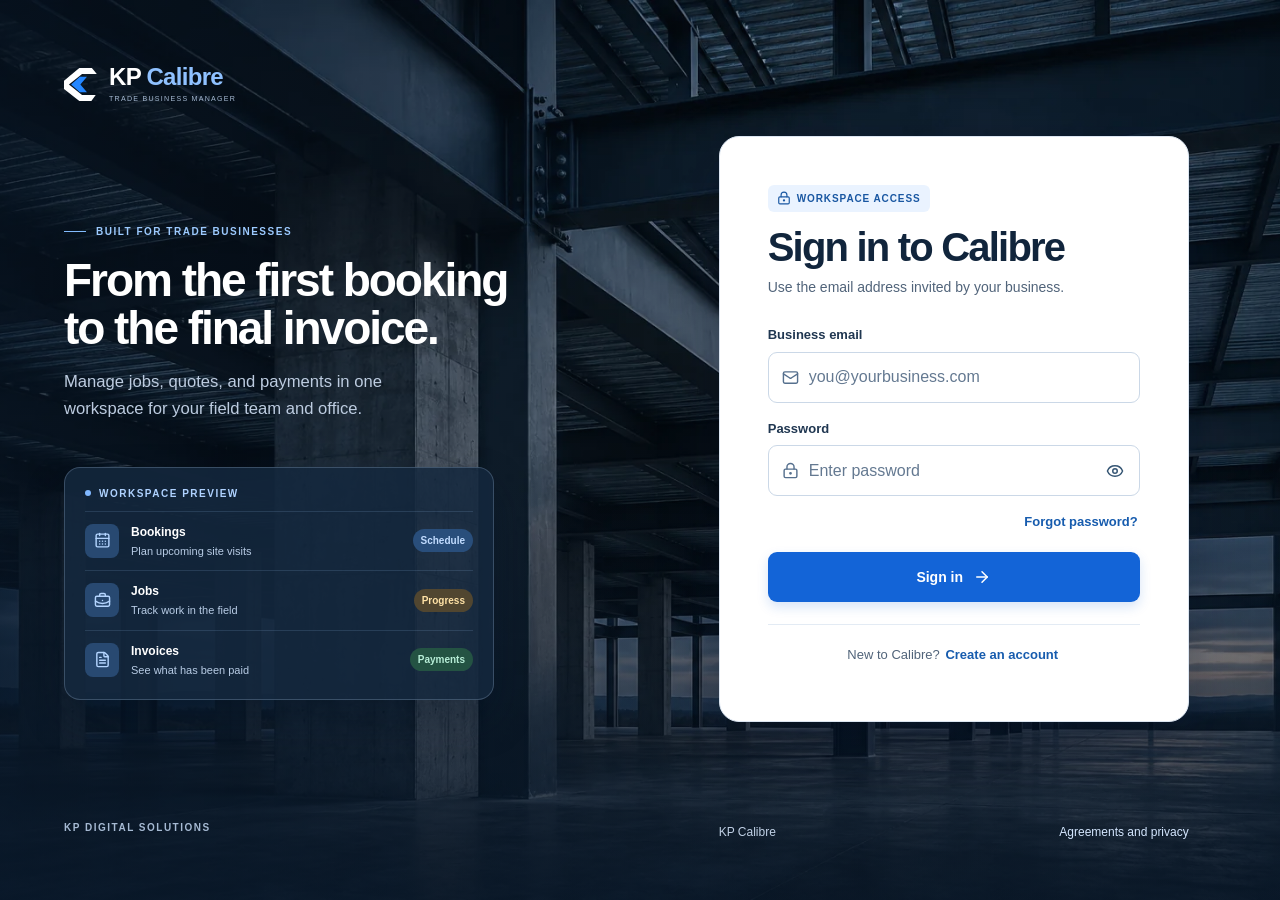
<file: index.html>
<!doctype html><html lang="en"><head><meta charset="UTF-8"/><meta name="viewport" content="width=device-width,initial-scale=1.0"/><meta name="description" content="KP Calibre — bookings, quotations, jobs, expenses and team attendance."/><base href="/"/><script>window.__CALIBRE_BASE__=location.hostname==='kpdigitalstudio.github.io'?'/kp-calibre-web':'';document.querySelector('base').href=window.__CALIBRE_BASE__+'/';</script><link rel="icon" href="./favicon.svg"/><title>KP Calibre | Trade business management</title>  <script type="module" crossorigin src="./assets/index-BDn77dzG.js"></script>
  <link rel="stylesheet" crossorigin href="./assets/index-YZCxzU34.css">
</head><body><div id="root"></div></body></html>
</file>
<file: assets/index-YZCxzU34.css>
.cal-auth{--auth-navy:#11253c;--auth-muted:#51647a;--auth-blue:#1364d7;min-height:100svh;color:var(--auth-navy);background:linear-gradient(90deg,#09192c99,#09192c26 65%,#09192c47),linear-gradient(#0000 52%,#071525c4),#0a2038 url(./calibre-steelwork-Vjkuj9zU.webp) 50%/cover no-repeat;grid-template-columns:minmax(0,1fr) minmax(0,1.04fr);display:grid}.cal-auth-brand{color:#fff;flex-direction:column;justify-content:space-between;align-items:flex-start;gap:36px;min-width:0;padding:clamp(34px,5vw,76px);display:flex}.cal-auth-brand .brand{color:#fff}.cal-auth-brand .brand b{color:#8fc1ff}.cal-auth-brand .brand small{color:#a6bad3}.cal-auth-story{width:100%;max-width:495px}.cal-auth-kicker,.cal-auth-brand-footer,.cal-auth-preview-top{letter-spacing:.15em;font-size:10px;font-weight:700}.cal-auth-kicker{color:#9ccaff;align-items:center;gap:10px;display:flex}.cal-auth-kicker:before{content:"";background:#83bcff;width:22px;height:1px}.cal-auth-story h2{letter-spacing:-.045em;margin:16px 0 15px;font-size:clamp(32px,3.6vw,52px);font-weight:700;line-height:1.05}.cal-auth-story>p:not(.cal-auth-kicker){color:#bdcce0;max-width:41ch;font-size:clamp(14px,1.3vw,17px)}.cal-auth-brand-footer{color:#a6bad3}.cal-auth-preview{background:#14283edb;border:1px solid #a3bddb45;border-radius:16px;max-width:430px;margin-top:clamp(24px,4vw,44px);padding:18px 20px 10px;box-shadow:0 20px 40px #04132554}.cal-auth-preview-top{color:#afd2ff;align-items:center;gap:8px;margin-bottom:10px;display:flex}.cal-auth-preview-top span{background:#81b8ff;border-radius:50%;width:6px;height:6px}.cal-auth-preview-row{border-top:1px solid #a4c9ff24;align-items:center;gap:12px;padding:11px 0;display:flex}.cal-auth-preview-icon{color:#b4d5ff;background:#284971;border-radius:8px;flex:0 0 34px;place-items:center;width:34px;height:34px;display:grid}.cal-auth-preview-copy{flex-direction:column;flex:1;gap:2px;min-width:0;font-size:12px;display:flex}.cal-auth-preview-copy span{color:#b8cce5;font-size:11px}.cal-auth-chip{white-space:nowrap;border-radius:20px;padding:4px 8px;font-size:10px;font-weight:650}.cal-auth-chip.blue{color:#c2dcff;background:#294e7b}.cal-auth-chip.amber{color:#ffe2a6;background:#514630}.cal-auth-chip.green{color:#b7eed7;background:#245343}.cal-auth-content{grid-template-rows:1fr auto;place-items:center;min-width:0;padding:clamp(24px,4.6vw,68px);display:grid}.cal-auth-card{background:#fff;border:1px solid #dbe5f1;border-radius:20px;width:min(100%,470px);padding:clamp(26px,3.9vw,48px);box-shadow:0 24px 56px #030e2459}.cal-auth-heading{margin-bottom:26px}.cal-auth-badge{color:#1957a2;letter-spacing:.09em;background:#eaf3ff;border-radius:6px;align-items:center;gap:6px;padding:6px 9px;font-size:10px;font-weight:750;display:inline-flex}.cal-auth-heading h1{letter-spacing:-.045em;margin:13px 0 7px;font-size:clamp(29px,3.2vw,40px);font-weight:740;line-height:1.1}.cal-auth-heading p,.cal-auth-card>p{color:var(--auth-muted);font-size:14px}.cal-auth-form{gap:16px;display:grid}.cal-auth-field{gap:7px;display:grid}.cal-auth-field label{color:#203751;font-size:13px;font-weight:700}.cal-auth-input{color:#56708e;background:#fff;border:1px solid #cbd8e7;border-radius:9px;align-items:center;gap:10px;padding-left:13px;display:flex}.cal-auth-input:focus-within{border-color:#4186e5;box-shadow:0 0 0 3px #1674eb25}.cal-auth-input>svg{flex:none}.cal-auth-input input{width:100%;min-height:49px;box-shadow:none;color:var(--auth-navy);background:0 0;border:0;border-radius:0;outline:none;padding:0 12px 0 0;font-size:16px}.cal-auth-input input::placeholder{color:#647991}.cal-auth-reveal{color:#365674;background:0 0;border-radius:6px;flex:0 0 42px;place-items:center;width:42px;height:42px;margin-right:3px;padding:0;display:grid}.cal-auth-reveal:hover{background:#ebf3ff}.cal-auth-primary{color:#fff;background:var(--auth-blue);border-radius:9px;justify-content:center;align-items:center;gap:10px;width:100%;min-height:50px;padding:10px 14px;font-weight:720;display:flex;box-shadow:0 5px 12px #1461d22b}.cal-auth-primary:hover{background:#0e55bd}.cal-auth-link{color:#175cae;text-align:left;background:0 0;align-items:center;min-height:36px;padding:0 2px;font-size:13px;font-weight:700;line-height:1.4;display:inline-flex}.cal-auth-link:hover,.cal-auth-footer a:hover{text-underline-offset:3px;text-decoration:underline}.cal-auth-forgot{justify-self:end;margin-top:-8px;margin-bottom:-4px}.cal-auth-back{justify-self:start;margin-top:8px}.cal-auth-notice{color:#254969;overflow-wrap:anywhere;background:#edf5ff;border:1px solid #d4e3f6;border-radius:8px;padding:10px 12px;font-size:13px}.cal-auth-alternatives{color:var(--auth-muted);text-align:center;border-top:1px solid #e3ebf4;justify-items:center;margin-top:22px;padding-top:12px;display:grid}.cal-auth-alternatives p{font-size:13px}.cal-auth-existing{color:#405770;font-size:12px}.cal-auth-hint{margin-top:12px}.cal-auth-footer{color:#c0d0e5;justify-content:space-between;gap:12px;width:min(100%,470px);padding-top:24px;font-size:12px;display:flex}.cal-auth-footer a{color:#d5e7ff}@media (width<=760px){.cal-auth{background-position:50%,50%,42%;display:block}.cal-auth-brand{padding:22px 25px}.cal-auth-story,.cal-auth-brand-footer{display:none}.cal-auth-content{padding:26px 17px 22px}.cal-auth-card{border-radius:16px;padding:26px 22px}.cal-auth-footer{padding:18px 3px 0}}@media (width>=761px) and (width<=980px){.cal-auth-brand{padding:34px 27px}.cal-auth-content{padding:25px}.cal-auth-card{padding:28px}.cal-auth-break{display:none}}@layer properties{@supports (((-webkit-hyphens:none)) and (not (margin-trim:inline))) or ((-moz-orient:inline) and (not (color:rgb(from red r g b)))){*,:before,:after,::backdrop{--tw-rotate-x:initial;--tw-rotate-y:initial;--tw-rotate-z:initial;--tw-skew-x:initial;--tw-skew-y:initial;--tw-blur:initial;--tw-brightness:initial;--tw-contrast:initial;--tw-grayscale:initial;--tw-hue-rotate:initial;--tw-invert:initial;--tw-opacity:initial;--tw-saturate:initial;--tw-sepia:initial;--tw-drop-shadow:initial;--tw-drop-shadow-color:initial;--tw-drop-shadow-alpha:100%;--tw-drop-shadow-size:initial}}}@layer theme{:root,:host{--font-sans:ui-sans-serif, system-ui, sans-serif, "Apple Color Emoji", "Segoe UI Emoji", "Segoe UI Symbol", "Noto Color Emoji";--font-mono:ui-monospace, SFMono-Regular, Menlo, Monaco, Consolas, "Liberation Mono", "Courier New", monospace;--spacing:.25rem;--default-font-family:var(--font-sans);--default-mono-font-family:var(--font-mono)}}@layer base{*,:after,:before,::backdrop{box-sizing:border-box;border:0 solid;margin:0;padding:0}::file-selector-button{box-sizing:border-box;border:0 solid;margin:0;padding:0}html,:host{-webkit-text-size-adjust:100%;tab-size:4;line-height:1.5;font-family:var(--default-font-family,ui-sans-serif, system-ui, sans-serif, "Apple Color Emoji", "Segoe UI Emoji", "Segoe UI Symbol", "Noto Color Emoji");font-feature-settings:var(--default-font-feature-settings,normal);font-variation-settings:var(--default-font-variation-settings,normal);-webkit-tap-highlight-color:transparent}hr{height:0;color:inherit;border-top-width:1px}abbr:where([title]){-webkit-text-decoration:underline dotted;text-decoration:underline dotted}h1,h2,h3,h4,h5,h6{font-size:inherit;font-weight:inherit}a{color:inherit;-webkit-text-decoration:inherit;-webkit-text-decoration:inherit;-webkit-text-decoration:inherit;-webkit-text-decoration:inherit;text-decoration:inherit}b,strong{font-weight:bolder}code,kbd,samp,pre{font-family:var(--default-mono-font-family,ui-monospace, SFMono-Regular, Menlo, Monaco, Consolas, "Liberation Mono", "Courier New", monospace);font-feature-settings:var(--default-mono-font-feature-settings,normal);font-variation-settings:var(--default-mono-font-variation-settings,normal);font-size:1em}small{font-size:80%}sub,sup{vertical-align:baseline;font-size:75%;line-height:0;position:relative}sub{bottom:-.25em}sup{top:-.5em}table{text-indent:0;border-color:inherit;border-collapse:collapse}:-moz-focusring{outline:auto}progress{vertical-align:baseline}summary{display:list-item}ol,ul,menu{list-style:none}img,svg,video,canvas,audio,iframe,embed,object{vertical-align:middle;display:block}img,video{max-width:100%;height:auto}button,input,select,optgroup,textarea{font:inherit;font-feature-settings:inherit;font-variation-settings:inherit;letter-spacing:inherit;color:inherit;opacity:1;background-color:#0000;border-radius:0}::file-selector-button{font:inherit;font-feature-settings:inherit;font-variation-settings:inherit;letter-spacing:inherit;color:inherit;opacity:1;background-color:#0000;border-radius:0}:where(select:is([multiple],[size])) optgroup{font-weight:bolder}:where(select:is([multiple],[size])) optgroup option{padding-inline-start:20px}::file-selector-button{margin-inline-end:4px}::placeholder{opacity:1}@supports (not ((-webkit-appearance:-apple-pay-button))) or (contain-intrinsic-size:1px){::placeholder{color:currentColor}@supports (color:color-mix(in lab, red, red)){::placeholder{color:color-mix(in oklab, currentcolor 50%, transparent)}}}textarea{resize:vertical}::-webkit-search-decoration{-webkit-appearance:none}::-webkit-date-and-time-value{min-height:1lh;text-align:inherit}::-webkit-datetime-edit{display:inline-flex}::-webkit-datetime-edit-fields-wrapper{padding:0}::-webkit-datetime-edit{padding-block:0}::-webkit-datetime-edit-year-field{padding-block:0}::-webkit-datetime-edit-month-field{padding-block:0}::-webkit-datetime-edit-day-field{padding-block:0}::-webkit-datetime-edit-hour-field{padding-block:0}::-webkit-datetime-edit-minute-field{padding-block:0}::-webkit-datetime-edit-second-field{padding-block:0}::-webkit-datetime-edit-millisecond-field{padding-block:0}::-webkit-datetime-edit-meridiem-field{padding-block:0}::-webkit-calendar-picker-indicator{line-height:1}:-moz-ui-invalid{box-shadow:none}button,input:where([type=button],[type=reset],[type=submit]){appearance:button}::file-selector-button{appearance:button}::-webkit-inner-spin-button{height:auto}::-webkit-outer-spin-button{height:auto}[hidden]:where(:not([hidden=until-found])){display:none!important}}@layer components;@layer utilities{.visible{visibility:visible}.sr-only{clip-path:inset(50%);white-space:nowrap;border-width:0;width:1px;height:1px;margin:-1px;padding:0;position:absolute;overflow:hidden}.fixed{position:fixed}.static{position:static}.start{inset-inline-start:var(--spacing)}.end{inset-inline-end:var(--spacing)}.block{display:block}.contents{display:contents}.flex{display:flex}.hidden{display:none}.table{display:table}.transform{transform:var(--tw-rotate-x,) var(--tw-rotate-y,) var(--tw-rotate-z,) var(--tw-skew-x,) var(--tw-skew-y,)}.resize{resize:both}.blur{--tw-blur:blur(8px);filter:var(--tw-blur,) var(--tw-brightness,) var(--tw-contrast,) var(--tw-grayscale,) var(--tw-hue-rotate,) var(--tw-invert,) var(--tw-saturate,) var(--tw-sepia,) var(--tw-drop-shadow,)}}:root{--navy:#0b243e;--blue:#1674eb;--ink:#182c42;--muted:#758397;--line:#e7edf3;--bg:#f5f7fa;--green:#16835d;--amber:#b97b1b}*{box-sizing:border-box}body{color:var(--ink);background:var(--bg);-webkit-font-smoothing:antialiased;margin:0;font-family:Inter,Segoe UI,Arial,sans-serif;font-size:14px}button,input,select,textarea{font:inherit}button,a,input,select,textarea{-webkit-tap-highlight-color:transparent}button{cursor:pointer}button:disabled{cursor:not-allowed;opacity:.5}button{border:0}a{color:inherit;text-decoration:none}input,select,textarea{min-width:0;color:var(--ink);background:#fff;border:1px solid #dce4ed;border-radius:8px;outline:none;max-width:100%;padding:10px 12px;transition:border .15s,box-shadow .15s}input:focus,select:focus,textarea:focus{border-color:#5497ef;box-shadow:0 0 0 3px #1674eb14}button:focus-visible,a:focus-visible,tr:focus-visible{outline-offset:3px;outline:3px solid #83b5f6}input[type=checkbox]{accent-color:var(--blue);cursor:pointer;width:17px;height:17px}input[type=time]{max-width:125px;padding:8px}textarea{resize:vertical}h1,h2,h3,p{margin:0}h1{letter-spacing:-1.1px;font-size:30px;font-weight:650;line-height:1.22}h2{letter-spacing:-.4px;font-size:17px;font-weight:650}h3{font-size:14px;font-weight:650}p{line-height:1.65}small{font-size:12px}.brand{color:var(--navy);white-space:nowrap;align-items:center;gap:10px;display:inline-flex}.brand>span{letter-spacing:-.7px;font-size:24px;font-weight:600;line-height:1.1}.brand b{color:#197aef;font-weight:750}.brand small{letter-spacing:1.25px;color:#8196ad;margin-top:6px;font-size:7.1px;font-weight:500;display:block}.sidebar{background:var(--navy);color:#b1c0d1;z-index:40;flex-direction:column;width:244px;display:flex;position:fixed;inset:0 auto 0 0}.side-brand{padding:30px 24px 25px}.side-brand .brand,.side-brand .brand b{color:#fff}.workspace-picker{background:#ffffff05;border:1px solid #ffffff1c;border-radius:9px;align-items:center;gap:10px;margin:0 17px 27px;padding:11px;display:flex;position:relative}.workspace-picker select{opacity:0;cursor:pointer;width:100%;position:absolute;inset:0}.workspace-picker>div{flex:1;min-width:0}.workspace-picker strong{color:#fff;text-overflow:ellipsis;white-space:nowrap;max-width:133px;font-size:12px;display:block;overflow:hidden}.workspace-picker small{color:#93a8bf;margin-top:4px;font-size:10px;display:block}.workspace-initial{color:#bad9ff;background:#284767;border-radius:7px;flex-shrink:0;place-items:center;width:30px;height:30px;font-size:13px;font-weight:700;display:grid}.nav-label{letter-spacing:1.6px;color:#6f88a2;margin-bottom:12px;padding:0 28px;font-size:9px;font-weight:600;display:block}.nav-label.second{margin-bottom:12px;padding:20px 10px 0}.sidebar nav{scrollbar-width:thin;padding:0 17px;overflow:auto}.sidebar nav>button{text-align:left;color:#9eb1c5;background:0 0;border-radius:7px;align-items:center;gap:13px;width:100%;margin-bottom:3px;padding:11px 13px;font-size:12px;font-weight:500;transition:background .15s,color .15s;display:flex}.sidebar nav>button:hover{color:#fff;background:#ffffff09}.sidebar nav>button.active{color:#fff;background:#1674eb;box-shadow:0 5px 15px #00000012}.nav-count{color:#c7deff;background:#fff2;border-radius:4px;margin-left:auto;padding:2px 6px;font-size:10px}.sidebar-bottom{margin-top:auto;padding:20px 17px 0}.pilot-card{background:linear-gradient(130deg,#123452,#0e2c47);border:1px solid #ffffff13;border-radius:9px;padding:15px 13px}.pilot-card>span{color:#6db2ff;letter-spacing:1.5px;align-items:center;gap:7px;font-size:8px;font-weight:650;display:flex}.pilot-card strong{color:#dbe8f4;margin:12px 0 6px;font-size:12px;display:block}.pilot-card p{color:#8fa8c0;font-size:10px;line-height:1.7}.pilot-card button{color:#81b6f7;background:0 0;justify-content:space-between;align-items:center;width:100%;margin-top:12px;padding:0;font-size:10px;display:flex}.side-profile{align-items:center;gap:10px;padding:22px 6px;display:flex}.avatar{color:#dceeff;background:#34506d;border-radius:50%;flex-shrink:0;place-items:center;width:33px;height:33px;font-size:12px;font-weight:600;display:grid}.avatar.pale{color:#47607d;background:#e7edf4;width:32px;height:32px}.side-profile>div{flex:1;overflow:hidden}.side-profile strong{color:#d9e4f0;font-size:11px;display:block}.side-profile small{color:#7c95ad;margin-top:4px;font-size:9px;display:block}.side-profile a{color:#7d96af}.main-shell{min-height:100vh;margin-left:244px}.topbar{border-bottom:1px solid var(--line);background:#fff;justify-content:space-between;align-items:center;gap:20px;height:76px;padding:0 35px;display:flex}.breadcrumb{white-space:nowrap;color:#8a96a5;align-items:center;gap:12px;font-size:11px;display:flex}.breadcrumb strong{color:#3b5068;font-weight:500}.topbar-right{align-items:center;gap:21px;display:flex}.search{color:#94a0af;align-items:center;gap:9px;display:flex}.search input{box-shadow:none;background:0 0;border:none;border-radius:0;width:100%;padding:0;font-size:11px}.global-search{width:235px}.search input::placeholder{color:#99a4b2}.search kbd{border:1px solid var(--line);border-radius:4px;padding:2px 5px;font-size:15px;line-height:1}.environment{color:#6d7c8d;white-space:nowrap;align-items:center;gap:6px;font-size:10px;display:flex}.environment i,.tiny-dot{background:#31a67f;border-radius:50%;width:5px;height:5px;display:inline-block}.environment.sample i{background:#bc8a30}.workspace-content{max-width:1600px;margin:auto;padding:34px 35px 20px}.page-intro{justify-content:space-between;align-items:center;gap:20px;margin-bottom:29px;display:flex}.eyebrow{letter-spacing:1.7px;color:#8290a1;margin-bottom:11px;font-size:9px;font-weight:650}.page-intro p{color:#8390a1;margin-top:9px;font-size:11px}.intro-actions{white-space:nowrap;align-items:center;gap:18px;display:flex}.date-label{color:#7c8b9e;align-items:center;gap:8px;font-size:10px;display:flex}.btn{color:#41556c;white-space:nowrap;background:#fff;border:1px solid #dfe6ee;border-radius:7px;justify-content:center;align-items:center;gap:8px;min-height:37px;padding:9px 13px;font-size:11px;font-weight:600;transition:background .15s;display:inline-flex}.btn:hover{background:#f3f7fb}.btn.primary{background:var(--blue);border-color:var(--blue);color:#fff;box-shadow:0 3px 6px #1674eb12}.btn.primary:hover{background:#1265d1}.btn.whatsapp{color:#13875e;border-color:#d6e9e0}.btn.full{width:100%}.text-btn{color:#297bda;background:0 0;align-items:center;gap:6px;padding:4px 0;font-size:10px;font-weight:600;display:inline-flex}.icon-btn{color:#8b99aa;background:0 0;border-radius:6px;flex-shrink:0;justify-content:center;align-items:center;padding:5px;display:inline-flex}.icon-btn:hover{color:#355574;background:#edf2f7}.create-wrap{position:relative}.dropdown{z-index:20;border:1px solid var(--line);background:#fff;border-radius:8px;min-width:175px;padding:6px;position:absolute;top:43px;right:0;box-shadow:0 10px 30px #102a4517}.dropdown button{text-align:left;background:0 0;border-radius:5px;align-items:center;gap:9px;width:100%;padding:10px;font-size:12px;display:flex}.dropdown button:hover{background:#eef5fd}.metric-grid{grid-template-columns:repeat(4,1fr);gap:17px;margin-bottom:23px;display:grid}.metric{border:1px solid var(--line);background:#fff;border-radius:11px;padding:20px}.metric>div{justify-content:space-between;align-items:center;gap:5px;display:flex}.metric>div>span:first-child{color:#758498;font-size:11px;font-weight:500}.metric-icon{border-radius:8px;place-items:center;width:32px;height:32px;display:grid}.blue{color:#287adf;background:#eaf3ff}.green{color:#16845f;background:#e9f6ef}.amber{color:#b37a1e;background:#fff5e5}.purple{color:#8763ca;background:#f2edfc}.metric>strong{letter-spacing:-.9px;white-space:nowrap;margin:13px 0 12px;font-size:24px;font-weight:650;display:block}.metric>small{color:#92a0af;font-size:9px}.panel{border:1px solid var(--line);background:#fff;border-radius:11px;overflow:hidden}.panel-head{justify-content:space-between;align-items:center;gap:15px;padding:22px 22px 19px;display:flex}.panel-head h2{letter-spacing:-.25px;font-size:14px}.panel-head p{color:#93a0af;margin-top:6px;font-size:10px}.subtle-pill{color:#8c99a9;white-space:nowrap;background:#fcfdfe;border:1px solid #e9edf2;border-radius:5px;padding:5px 7px;font-size:9px}.overview-columns{grid-template-columns:1.46fr 1fr;gap:21px;margin-bottom:22px;display:grid}.work-row{text-align:left;background:0 0;border-top:1px solid #f0f3f7;align-items:center;gap:13px;width:100%;padding:19px 22px;display:flex}.work-row:hover{background:#fbfcfe}.job-symbol{color:#4c8ddc;background:#edf4fe;border-radius:8px;flex-shrink:0;place-items:center;width:35px;height:35px;display:grid}.color-1{color:#9874c8;background:#f2edfc}.color-2{color:#59a68a;background:#eaf7f2}.work-description{flex:1;min-width:0}.work-description strong{text-overflow:ellipsis;font-size:11px;font-weight:600;line-height:1.5;display:block;overflow:hidden}.work-description small{color:#94a1b0;margin-top:5px;font-size:9px;display:block}.status{white-space:nowrap;border-radius:5px;align-items:center;gap:5px;padding:5px 7px;font-size:9px;font-weight:500;display:inline-flex}.status i{background:currentColor;border-radius:50%;width:4px;height:4px}.status.gray{color:#8592a3;background:#f0f3f7}.status.red{color:#be6363;background:#faeeee}.panel-foot{color:#9aa7b6;background:#fcfdff;border-top:1px solid #eef2f7;padding:14px 22px;font-size:9px}.panel-foot span{align-items:center;gap:7px;display:flex}.panel-foot .tiny-dot{display:inline-block}.chart{gap:14px;height:206px;margin:0 22px;padding-top:15px;display:flex;position:relative}.chart-scale{color:#a3afbd;flex-direction:column;justify-content:space-between;width:29px;padding-bottom:29px;font-size:8px;display:flex}.bars{background:repeating-linear-gradient(0deg,#0000 0 74px,#edf1f6 75px 76px);justify-content:space-between;align-items:flex-end;gap:17px;width:100%;height:100%;padding:0 5px 29px;display:flex;position:relative}.bar-column{flex-direction:column;justify-content:flex-end;align-items:center;width:100%;max-width:40px;height:100%;display:flex;position:relative}.bar{background:#dfeafe;border-radius:5px 5px 0 0;width:100%;min-height:2px;max-height:148px;position:relative}.bar.current{background:#3085f0}.bar span{white-space:nowrap;color:#455b72;font-size:8px;display:none;position:absolute;top:-25px;left:50%;transform:translate(-50%)}.bar:hover span{display:block}.bar-column label{color:#98a6b5;font-size:8px;position:absolute;bottom:-22px}.chart-footer{color:#94a0af;border-top:1px solid #f0f3f7;align-items:center;gap:6px;margin:0 22px;padding:15px 0;font-size:9px;display:flex}.chart-footer strong{color:#4c637b;margin-left:auto;font-size:10px;font-weight:600}.legend-dot{background:#3085f0;border-radius:2px;width:6px;height:6px;display:inline-block}.attention-row{text-align:left;background:0 0;border-top:1px solid #f0f3f7;align-items:center;gap:11px;width:100%;padding:12px 22px;display:flex}.attention-icon{border-radius:7px;flex-shrink:0;place-items:center;width:31px;height:31px;display:grid}.attention-row strong{flex:1;font-size:10px;font-weight:500}.attention-count{color:#7f8da0;background:#f3f6fa;border-radius:4px;padding:4px 7px;font-size:10px}.attention-row>svg{color:#a6b2c0}.shortcut-grid{grid-template-columns:1fr 1fr;gap:10px;padding:0 20px 20px;display:grid}.shortcut-grid button{text-align:left;background:#fff;border:1px solid #e9eef4;border-radius:8px;padding:15px;position:relative}.shortcut-grid button:hover{background:#f7fbff;border-color:#bcd7f8}.shortcut-grid button>svg:first-child{color:#6893c5;margin-bottom:11px}.shortcut-grid strong{margin-bottom:5px;font-size:10px;font-weight:600;display:block}.shortcut-grid span{color:#99a5b3;font-size:9px;display:block}.shortcut-grid button>svg:last-child{color:#bcc9d7;position:absolute;top:14px;right:12px}.workspace-footer{color:#b1bcc9;border-top:1px solid #e9eef4;justify-content:space-between;align-items:center;gap:15px;margin-top:33px;padding:20px 0 3px;font-size:9px;display:flex}.workspace-footer>span{align-items:center;gap:7px;display:flex}.workspace-footer>span:first-child{color:#8d9aab;font-weight:600}.workspace-footer>span>span{color:#b1bcc9;font-weight:400}.sample-banner{color:#6f89a8;background:#eef4fc;border:1px solid #dce7f5;border-radius:8px;justify-content:space-between;align-items:center;gap:15px;margin:-7px 0 22px;padding:12px 15px;font-size:10px;display:flex}.sample-banner>span{align-items:center;gap:7px;display:flex}.sample-banner strong{color:#466a96;font-weight:600}.sample-banner button{color:#2a77d6;white-space:nowrap;background:0 0;align-items:center;gap:5px;font-size:10px;font-weight:600;display:flex}.getting-started{background:#f2f7fe;border:1px dashed #bcd2ea;border-radius:10px;align-items:center;gap:18px;padding:23px;display:flex}.getting-started>div{flex:1}.getting-started h3{font-size:13px}.getting-started p{color:#8a9cb1;margin-top:6px;font-size:11px}.round-icon{color:#6692c4;background:#e6effa;border-radius:12px;place-items:center;width:50px;height:50px;display:grid}.list-toolbar{border-bottom:1px solid var(--line);justify-content:space-between;align-items:center;gap:20px;padding:17px 21px;display:flex}.tabs{flex-wrap:wrap;align-items:center;gap:5px;display:flex}.tabs button{color:#93a0af;background:0 0;border-radius:6px;padding:8px 11px;font-size:10px}.tabs button.active{color:#2578dc;background:#edf4fe;font-weight:600}.tabs span{background:#dfebfb;border-radius:4px;margin-left:6px;padding:1px 5px;font-size:9px;display:inline-block}.small-search{width:175px}.small-search input{font-size:10px}.table-wrap{overflow:auto}table{border-collapse:collapse;text-align:left;white-space:nowrap;width:100%}th{color:#99a5b3;background:#fcfdff;border-bottom:1px solid #edf1f6;padding:12px 20px;font-size:9px;font-weight:500}td{color:#718299;border-bottom:1px solid #f0f3f7;padding:18px 20px;font-size:11px}td strong{color:#354c65;font-size:11px;font-weight:550}td small{color:#98a5b5;margin-top:6px;font-size:9px;display:block}td.numeric,th.numeric{text-align:right}tbody tr{cursor:pointer;transition:background .12s}tbody tr:hover{background:#fbfdff}tbody tr:last-child td{border-bottom:none}.empty{text-align:center;padding:41px 25px}.empty-icon{color:#8cadd5;background:#f0f5fc;border-radius:15px;place-items:center;width:57px;height:57px;margin:0 auto 17px;display:grid}.empty h3{font-size:14px}.empty p{color:#98a4b3;max-width:320px;margin:9px auto 18px;font-size:11px}.empty .btn{font-size:10px}.simple-empty{text-align:center;color:#a2adbc;padding:35px;font-size:12px}.muted{color:#99a5b4;font-size:11px}.notice{color:#6483a5;background:#edf5fe;border:1px solid #d9e9fb;border-radius:8px;align-items:flex-start;gap:10px;margin-bottom:18px;padding:13px 15px;font-size:11px;line-height:1.65;display:flex}.notice>svg{flex-shrink:0;margin-top:1px}.notice>span{flex:1}.notice.error{color:#ab5151;background:#fff1f1;border-color:#f5dada}.notice .icon-btn{padding:0}.inline-notice{margin:0 22px 12px}.capture-strip{background:linear-gradient(100deg,#edf5ff,#f7faff);border:1px solid #deebfa;border-radius:10px;align-items:center;gap:18px;margin-bottom:23px;padding:22px 24px;display:flex}.capture-icon{color:#4389de;background:#e0edfd;border-radius:11px;flex-shrink:0;place-items:center;width:46px;height:46px;display:grid}.capture-strip>div{flex:1}.capture-strip h3{font-size:14px}.capture-strip p{color:#8b9eb5;margin-top:5px;font-size:11px}.mini-metrics{border:1px solid var(--line);background:#fff;border-radius:10px;gap:0;margin-bottom:23px;display:flex}.mini-metrics>span{color:#99a4b2;border-right:1px solid var(--line);flex:1;padding:20px 24px;font-size:10px}.mini-metrics>span:last-child{border-right:0}.mini-metrics strong{color:#3c536b;letter-spacing:-.5px;margin-top:10px;font-size:20px;font-weight:650;display:block}.footnote{color:#93a0b1;margin-top:16px;font-size:11px;line-height:1.7}.calendar-tools{justify-content:space-between;align-items:center;gap:15px;margin:0 0 18px;display:flex}.segmented{border:1px solid var(--line);background:#fff;border-radius:7px;gap:3px;padding:3px;display:flex}.segmented button{color:#8e9cad;background:0 0;border-radius:5px;padding:7px 13px;font-size:10px}.segmented button.active{color:#3b7dce;background:#eef4fd}.calendar-nav{align-items:center;gap:15px;font-size:11px;display:flex}.calendar-nav strong{font-weight:500}.calendar-grid{grid-template-columns:repeat(7,1fr);min-height:300px;display:grid}.calendar-day{border-right:1px solid var(--line);min-width:0}.calendar-day:last-child{border:0}.day-heading{text-align:center;border-bottom:1px solid var(--line);color:#96a3b3;padding:16px 4px}.day-heading span{text-transform:uppercase;letter-spacing:.6px;font-size:9px;display:block}.day-heading b{place-items:center;width:30px;height:30px;margin:5px auto 0;font-size:18px;font-weight:500;display:grid}.today .day-heading b{background:var(--blue);color:#fff;border-radius:50%}.day-events{min-height:215px;padding:8px}.calendar-event{text-align:left;border-left:2px solid;border-radius:5px;width:100%;margin-bottom:8px;padding:9px 8px}.calendar-event span{margin-bottom:6px;font-size:8px;display:block}.calendar-event strong{white-space:normal;font-size:9px;font-weight:600;line-height:1.5;display:block}.calendar-event small{opacity:.8;margin-top:7px;font-size:8px;display:block}.add-slot{color:#a2b9d3;background:0 0;border:1px dashed #e5edf7;border-radius:5px;place-items:center;width:100%;padding:8px;display:grid}.add-slot:hover{background:#f3f8ff}.requests-panel{margin-top:23px}.attendance-tools{align-items:flex-end;gap:15px;margin:20px 0;display:flex}.attendance-tools .field{flex:1;max-width:230px;margin:0}.break-input{width:75px!important}.status-button{background:0 0;padding:0}.category-row{color:#8899ad;border-top:1px solid #f2f5f8;align-items:center;gap:15px;padding:12px 22px;font-size:10px;display:flex}.category-row>span{width:85px}.category-row>div{background:#f0f4fa;border-radius:4px;flex:1;height:5px;overflow:hidden}.category-row i{background:#69a1e9;border-radius:4px;height:100%;display:block}.category-row>strong{color:#5d7692;text-align:right;min-width:85px;font-size:10px;font-weight:500}.settings-tabs{gap:13px;margin-bottom:22px}.settings-tabs button{padding:10px 14px}.settings-panel{max-width:850px}.form-grid{grid-template-columns:1fr 1fr;gap:16px;display:grid}.field{color:#708096;flex-direction:column;gap:8px;margin-bottom:16px;font-size:11px;display:flex}.form-grid .field{margin-bottom:0}.field>span{font-weight:500}.field input,.field textarea,.field select{width:100%;min-height:40px;font-size:12px}.field.wide{grid-column:1/-1}.form-body{padding:23px}.form-body>.form-grid{margin-bottom:19px}.form-actions{border-top:1px solid var(--line);justify-content:space-between;gap:15px;margin-top:20px;padding-top:20px;display:flex}.plan-grid{grid-template-columns:repeat(3,1fr);gap:20px;display:grid}.plan{padding:25px;position:relative}.plan.featured{border-color:#95bff5}.plan .eyebrow{color:#7c9bc0;margin:0 0 17px;font-size:8px}.plan h2{font-size:19px}.plan-price{letter-spacing:-1px;color:#203a57;margin-top:25px;font-size:32px;font-weight:650}.plan-price small{color:#99a7b8;letter-spacing:0;margin-top:7px;margin-left:9px;font-size:10px;font-weight:400;display:block}.plan>p{color:#92a0b1;margin-top:19px;font-size:11px}.plan ul{border-top:1px solid var(--line);min-height:160px;margin:20px 0;padding:20px 0;list-style:none}.plan li{color:#71849a;align-items:center;gap:9px;margin-bottom:13px;font-size:11px;display:flex}.plan li svg{color:#659cdd;flex-shrink:0}.audit-row{border-top:1px solid #f1f4f8;align-items:center;gap:13px;padding:16px 22px;display:flex}.audit-icon{color:#82a1c7;background:#f0f5fc;border-radius:50%;place-items:center;width:30px;height:30px;display:grid}.audit-row>div{flex:1;min-width:0}.audit-row strong{font-size:11px;font-weight:500}.audit-row small{color:#9aa8b9;overflow-wrap:anywhere;margin-top:4px;font-size:9px;display:block}.audit-row time{color:#a1adbc;white-space:nowrap;font-size:10px}.release-panel{max-width:850px;padding:28px}.release-panel h3{margin:25px 0 10px;font-size:14px}.release-panel p{color:#8a9bb0;margin-top:10px;font-size:12px}.release-panel .btn{margin-top:25px}.modal-backdrop{z-index:100;-webkit-backdrop-filter:blur(3px);backdrop-filter:blur(3px);background:#081e3766;justify-content:center;align-items:center;padding:26px;display:flex;position:fixed;inset:0;overflow:auto}.modal{background:#fff;border-radius:14px;width:min(520px,100%);max-height:calc(100dvh - 52px);animation:.18s ease-out modal-in;overflow:auto;box-shadow:0 25px 90px #071d3633}.wide-modal{width:min(790px,100%)}.modal-heading{border-bottom:1px solid var(--line);z-index:2;background:#fff;justify-content:space-between;align-items:center;gap:15px;padding:22px 24px 19px;display:flex;position:sticky;top:0}.modal-heading h2{font-size:18px}.modal-heading p{color:#9aa6b6;margin-top:6px;font-size:11px}.modal-footer{border-top:1px solid var(--line);background:#fcfdff;justify-content:flex-end;align-items:center;gap:10px;padding:18px 24px;display:flex;position:sticky;bottom:0}.form-body .notice{font-size:11px}.receipt-capture{background:#f6faff;border:1px dashed #a9caee;border-radius:9px;flex-wrap:wrap;align-items:center;gap:12px;margin-bottom:20px;padding:18px;display:flex}.receipt-capture>div{flex:1;min-width:150px}.receipt-capture strong{overflow-wrap:anywhere;font-size:12px;font-weight:550}.receipt-capture p{color:#91a3b9;margin-top:5px;font-size:10px}.sr-only{clip:rect(0,0,0,0)!important;white-space:nowrap!important;border-width:0!important;width:1px!important;height:1px!important;margin:-1px!important;padding:0!important;position:absolute!important;overflow:hidden!important}.line-items-heading{justify-content:space-between;align-items:center;gap:15px;margin-top:25px;margin-bottom:15px;display:flex}.line-items-heading h3{font-size:13px}.line-items-heading select{max-width:220px;font-size:10px}.line-labels,.line-row{grid-template-columns:minmax(0,1fr) 65px 130px 29px;align-items:center;gap:10px;display:grid}.line-labels{color:#9ca8b7;padding-bottom:9px;font-size:9px}.line-row{margin-bottom:9px}.line-row input{width:100%;padding:9px;font-size:11px}.line-row .icon-btn{padding:4px}.add-line{margin:5px 0 22px;font-size:11px}.totals-inputs{border-top:1px solid var(--line);padding-top:18px}.draft-total{color:#7291b4;background:#f4f8fe;border-radius:7px;justify-content:space-between;align-items:center;margin:20px 0;padding:16px;font-size:12px;display:flex}.draft-total strong{color:#2c6ab5;font-size:20px}.ocr-text{color:#92a2b5;background:#f7f9fc;border-radius:8px;padding:14px;font-size:10px}.ocr-text pre{white-space:pre-wrap;margin-top:15px;font-size:11px;line-height:1.7}.balance-strip{color:#8398b1;background:#f3f7fd;border-radius:8px;justify-content:space-between;gap:20px;margin-bottom:23px;padding:16px;font-size:11px;display:flex}.balance-strip strong{color:#3f6eaa;font-size:15px}.detail-body{padding:24px}.detail-title{justify-content:space-between;align-items:flex-start;gap:20px;display:flex}.detail-title h2{font-size:21px;line-height:1.4}.detail-title p{color:#93a1b4;margin-top:7px;font-size:12px}.detail-actions{flex-wrap:wrap;gap:8px;margin:22px 0;display:flex}.detail-actions .btn{min-height:34px;padding:8px 10px;font-size:10px}.detail-grid{background:#f8fafd;border:1px solid #edf2f7;border-radius:9px;grid-template-columns:1fr 1fr;gap:22px 30px;margin:25px 0;padding:22px;display:grid}.detail-grid span{color:#9aa9ba;margin-bottom:7px;font-size:10px;display:block}.detail-grid strong{color:#506a87;overflow-wrap:anywhere;font-size:12px;font-weight:500}.detail-notes{border-top:1px solid var(--line);margin-top:22px;padding-top:20px}.detail-notes h3{margin-bottom:12px}.detail-notes p{color:#899bb0;white-space:pre-wrap;font-size:12px}.document-top{justify-content:space-between;align-items:center;gap:20px;margin-bottom:30px;display:flex}.document-top .brand>span{font-size:23px}.document-top>div{text-align:right}.document-top h2{letter-spacing:2px;color:#46698f;font-size:17px}.document-top p{color:#99a8ba;margin-top:6px;font-size:11px}.print-document{color:#203b59;background:#fff;border:1px solid #e3eaf3;border-radius:8px;margin:25px 0;padding:30px}.document-parties{grid-template-columns:1fr 1fr;gap:25px;margin-bottom:30px;font-size:11px;display:grid}.document-parties>div:last-child{text-align:right}.document-parties strong{margin-bottom:7px;font-size:12px;font-weight:600;display:block}.document-parties p{color:#92a3b7;font-size:10px}.document-parties .eyebrow{margin-bottom:7px;font-size:8px;display:block}.print-document>h3{margin-bottom:15px;font-size:13px}.document-lines{white-space:normal;min-width:400px}.document-lines th{color:#6b89ac;background:#f0f5fb;padding:11px 10px;font-size:9px}.document-lines td{color:#7188a4;padding:14px 10px;font-size:10px}.document-lines td:first-child{width:50%}.document-totals{max-width:270px;margin:22px 0 20px auto}.document-totals>div{color:#8a9db6;justify-content:space-between;gap:25px;padding:7px 0;font-size:11px;display:flex}.document-totals strong{color:#3e628b;font-size:11px;font-weight:500}.document-totals .grand-total{border-top:1px solid var(--line);border-bottom:1px solid var(--line);margin:4px 0;padding:12px 0;font-size:13px;font-weight:600}.grand-total strong{color:#2066b9;font-size:14px}.document-terms{border-top:1px solid var(--line);color:#90a1b7;margin-top:24px;padding-top:18px;font-size:10px}.document-terms strong{color:#6483a6;font-size:10px}.document-terms p{white-space:pre-wrap;margin-top:9px}.document-approval{color:#3f9977;align-items:center;gap:8px;margin-top:15px;padding:13px 0;font-size:10px;display:flex}.document-credit{color:#b0bed0;text-align:center;margin-top:30px;font-size:8px;display:block}.sample-print{color:#ba8a43;margin-top:18px;font-size:10px}.detail-section-title{justify-content:space-between;align-items:center;gap:20px;margin:28px 0 15px;display:flex}.detail-section-title h3{font-size:13px}.ledger>div{border-top:1px solid var(--line);align-items:center;gap:12px;padding:15px 0;display:flex}.ledger-symbol{border-radius:7px;flex-shrink:0;place-items:center;width:32px;height:32px;display:grid}.ledger>div>div:not(.receipt-print){flex:1}.ledger strong{font-size:11px;font-weight:550}.ledger small{color:#9aabbd;margin-top:5px;font-size:9px;display:block}.receipt-print{display:none}.related-row{border-top:1px solid var(--line);text-align:left;background:0 0;align-items:center;gap:15px;width:100%;padding:14px 0;display:flex}.related-row>span:first-child{flex:1;min-width:0}.related-row strong{font-size:11px;display:block}.related-row small{color:#9cadc0;margin-top:5px;font-size:9px;display:block}.related-row>svg{color:#a6b6c7}.receipt-attachment{color:#7fa0c8;background:#f8fbff;border:1px solid #e2eaf5;border-radius:9px;align-items:center;gap:12px;margin:20px 0;padding:17px;display:flex}.receipt-attachment span{flex:1}.receipt-attachment strong{color:#5b7ba2;font-size:11px;display:block}.receipt-attachment small{color:#9dafc4;margin-top:6px;font-size:9px;display:block}.job-photos{flex-wrap:wrap;gap:12px;display:flex}.job-photos a{border:1px solid var(--line);border-radius:8px;width:150px;overflow:hidden}.job-photos img{object-fit:cover;width:100%;height:105px;display:block}.job-photos span{color:#9aabbd;overflow-wrap:anywhere;padding:8px;font-size:9px;display:block}.danger{color:#bc7474;margin-top:25px}.share-buttons{flex-wrap:wrap;gap:10px;display:flex}.toast{color:#fff;z-index:200;background:#122f4b;border-radius:10px;align-items:center;gap:10px;max-width:90vw;padding:15px 21px;font-size:12px;display:flex;position:fixed;bottom:25px;left:calc(50% + 90px);transform:translate(-50%);box-shadow:0 8px 30px #0b243e33}.toast>svg{color:#68d0ac;flex-shrink:0}.loading-screen{color:#8fa0b5;background:#f6f9fd;flex-direction:column;justify-content:center;align-items:center;gap:24px;min-height:100dvh;display:flex}.loading-screen>.brand{margin-bottom:15px}.loading-screen p{font-size:12px}.spin{animation:1s linear infinite spin}.onboarding{background:#fff;grid-template-columns:1fr 1fr;min-height:100dvh;display:grid}.onboard-art{background:radial-gradient(at 0 90%,#184971,#0b243e 65%);flex-direction:column;padding:55px;display:flex;position:relative;overflow:hidden}.onboard-art:after{content:"";pointer-events:none;border:1px solid #ffffff08;border-radius:50%;width:450px;height:450px;position:absolute;bottom:-100px;right:-200px;box-shadow:0 0 0 70px #ffffff03,0 0 0 140px #ffffff02}.onboard-art .brand,.onboard-art .brand b{color:#fff}.onboard-statement{z-index:1;margin:auto 0;padding:70px 0;position:relative}.onboard-statement .eyebrow{color:#6aaddd;font-size:9px}.onboard-statement h1{color:#f0f6fc;letter-spacing:-2.5px;margin:24px 0;font-size:59px;line-height:1.13}.onboard-statement p{color:#87a1bc;font-size:13px;line-height:1.9}.onboard-icons{color:#70a3d4;gap:18px;margin-top:40px;display:flex}.onboard-icons svg{box-sizing:content-box;background:#ffffff05;border:1px solid #ffffff0e;border-radius:12px;width:22px;height:22px;padding:15px}.onboard-art>small{color:#5f7f9d;font-size:10px}.onboard-form{max-width:600px;margin:auto;padding:70px}.onboard-form>.status{gap:6px;margin-bottom:25px;padding:7px 10px;font-size:10px}.onboard-form h2{letter-spacing:-1px;font-size:29px;line-height:1.3}.onboard-form>p{color:#8b9cb1;margin:15px 0 30px;font-size:12px}.onboard-form .field{margin-bottom:20px}.onboard-form .btn{min-height:43px;font-size:12px}.onboard-form>small{color:#a2afc0;text-align:center;margin-top:25px;font-size:10px;line-height:1.8;display:block}.or{color:#aeb9c8;align-items:center;gap:12px;margin:24px 0;font-size:10px;display:flex}.or span{background:#edf1f6;flex:1;height:1px}.search-results{border:1px solid var(--line);z-index:45;background:#fff;border-radius:10px;width:390px;max-height:500px;position:absolute;top:65px;right:100px;overflow:auto;box-shadow:0 20px 50px #0c294526}.search-results .panel-head{padding:15px;font-size:11px}.search-results>button{border-top:1px solid var(--line);text-align:left;background:0 0;align-items:center;gap:15px;width:100%;padding:14px 16px;display:flex}.search-results>button>span{flex:1}.search-results strong{font-size:11px;font-weight:500}.search-results small{color:#95a6ba;margin-top:5px;font-size:9px;display:block}.search-results>p{color:#9babbc;padding:20px;font-size:11px}.mobile-menu,.mobile-close{display:none}.guest-shell{max-width:820px;margin:45px auto;padding:25px}.guest-brand{justify-content:space-between;align-items:center;gap:15px;margin-bottom:30px;display:flex}.guest-card{padding:35px}.guest-card>h1{margin:20px 0 13px;font-size:28px}.guest-card>p{color:#8c9eb4;font-size:12px}.guest-card form{margin-top:25px}.guest-success{text-align:center;padding:40px 20px}.guest-success>svg{color:#209a73;margin:0 auto 20px}.guest-success p{color:#8fa2b8;margin:14px 0;font-size:13px}.guest-shell .print-document{margin:25px 0}.guest-footer{text-align:center;color:#a3b0c0;margin-top:25px;font-size:10px}.guest-shell .notice{margin:20px 0}.guest-doc-title{margin-top:25px}.guest-doc-lines{padding-top:25px}.guest-approval{margin-top:25px}.guest-approval .field{margin-top:20px}.check-label{color:#6b829e;align-items:center;gap:9px;font-size:12px;line-height:1.6;display:flex}.guest-card .status{float:right}.guest-card .form-grid{margin:25px 0}.guest-private-note{color:#9cacbf;margin-top:20px;font-size:10px}.guest-shell .error p{color:inherit}@keyframes spin{to{transform:rotate(360deg)}}@keyframes modal-in{0%{opacity:0;transform:translateY(8px)}to{opacity:1;transform:translateY(0)}}@media (width>=1450px){.workspace-content{padding-top:40px}.metric{padding:24px}.work-row{padding-top:22px;padding-bottom:22px}.chart{height:222px}.bar{max-height:165px}.attention-row{padding-top:16px;padding-bottom:16px}.shortcut-grid button{padding:19px}}@media (height<=850px) and (width>=951px){.side-brand{padding-top:24px;padding-bottom:21px}.workspace-picker{margin-bottom:19px}.sidebar nav>button{padding-top:9px;padding-bottom:9px}.nav-label.second{padding-top:15px}.pilot-card{display:none}.sidebar-bottom{padding-top:5px}.side-profile{padding-top:17px;padding-bottom:17px}}@media (width<=1200px){.sidebar{width:218px}.main-shell{margin-left:218px}.side-brand{padding-left:21px;padding-right:17px}.brand>span{font-size:22px}.brand small{letter-spacing:1.1px;font-size:6.5px}.workspace-content{padding:28px 25px 18px}.topbar{padding:0 25px}.date-label{display:none}.metric{padding:17px}.metric>strong{font-size:21px}.overview-columns{grid-template-columns:1.3fr 1fr}.work-row{padding:17px}.panel-head{padding:20px 17px}.work-description strong{font-size:10px}.work-description small{font-size:8px}.work-row .status{padding:4px;font-size:8px}.global-search{width:190px}.shortcut-grid{padding:0 17px 17px}.plan{padding:22px 18px}.plan-price{font-size:29px}.calendar-grid{grid-template-columns:repeat(7,minmax(115px,1fr));overflow-x:auto}.page-intro h1{font-size:27px}}@media (width<=1000px){.global-search{width:165px}.environment{display:none}.topbar-right{gap:15px}.metric-grid{grid-template-columns:repeat(2,1fr)}.overview-columns{grid-template-columns:1fr}.revenue-panel .chart{height:190px}.bar-column{max-width:52px}.bottom-columns{grid-template-columns:1fr 1fr}.work-row{padding:20px}.work-description strong{font-size:11px}.work-description small{font-size:10px}.work-row .status{font-size:9px}.attention-row{padding-left:16px;padding-right:16px}.attention-row strong{font-size:9px}.shortcut-grid{gap:8px}.shortcut-grid button{padding:12px}.shortcut-grid span{font-size:8px}.shortcut-grid strong{font-size:9px}.shortcut-grid button>svg:last-child{display:none}.plan-grid{grid-template-columns:1fr}.plan ul{min-height:auto}.plan-price small{display:inline-block}.workspace-footer>span:last-child{display:none}.onboard-art{padding:35px}.onboard-form{padding:45px}.onboard-statement h1{font-size:46px}.onboard-icons{gap:12px}.onboard-icons svg{padding:12px}.page-intro{align-items:flex-start}.page-intro .btn{gap:5px;padding:9px 11px;font-size:10px}.capture-strip{gap:12px;padding:19px}.capture-strip .capture-icon{display:none}.capture-strip h3{font-size:13px}.capture-strip p{font-size:10px}.sample-banner>span{line-height:1.8;display:block}.sample-banner>span>svg{display:none}.attendance-tools{flex-wrap:wrap}.attendance-tools .field{flex-basis:100%;max-width:none}.settings-tabs{gap:4px}.settings-tabs button{padding:9px 10px;font-size:9px}}@media (width<=760px){.sidebar{width:244px;transition:transform .2s;transform:translate(-100%)}.sidebar.open{transform:translate(0)}.main-shell{margin-left:0}.mobile-menu,.mobile-close{display:inline-flex}.side-brand{justify-content:space-between;align-items:center;display:flex}.mobile-close{color:#8ca2bb}.nav-scrim{z-index:35;background:#061c3470;position:fixed;inset:0}.topbar{height:65px;padding:0 18px}.breadcrumb{gap:8px;font-size:10px}.breadcrumb>span{display:none}.global-search{width:155px}.global-search input{font-size:10px}.global-search kbd{display:none}.topbar-right{gap:12px}.topbar-right>.icon-btn{display:none}.workspace-content{padding:27px 18px 16px}.page-intro{flex-wrap:wrap;gap:18px;margin-bottom:24px}.page-intro h1{font-size:27px}.page-intro p{margin-top:8px;font-size:11px;line-height:1.7}.eyebrow{font-size:8px}.intro-actions{margin-left:auto}.page-intro>.intro-actions .btn{min-height:37px;font-size:11px}.metric-grid{gap:11px;margin-bottom:18px}.metric{border-radius:9px;padding:16px}.metric>div>span:first-child{font-size:10px}.metric-icon{width:28px;height:28px}.metric-icon svg{width:16px}.metric>strong{letter-spacing:-.7px;margin-top:15px;margin-bottom:9px;font-size:22px}.metric>small{font-size:8px}.overview-columns,.bottom-columns{grid-template-columns:1fr;gap:18px;margin-bottom:18px}.work-row{gap:10px;padding:17px 16px}.work-description strong{white-space:normal;font-size:11px}.work-description small{font-size:9px}.work-row>.status{padding:4px 5px;font-size:8px}.work-row>svg{display:none}.job-symbol{width:32px;height:32px}.work-row .work-description{min-width:0}.panel-head{padding:19px 17px}.panel-head p{font-size:10px}.panel-head h2{font-size:14px}.attention-row{padding:14px 17px}.attention-row strong{font-size:11px}.shortcut-grid{gap:10px;padding:0 17px 17px}.shortcut-grid button{padding:17px}.shortcut-grid strong{font-size:11px}.shortcut-grid span{font-size:9px}.shortcut-grid button>svg:last-child{display:block}.sample-banner{align-items:flex-start;padding:11px 12px;font-size:9px}.sample-banner button{margin-top:4px;font-size:9px}.sample-banner strong{display:inline-block}.getting-started{flex-wrap:wrap;gap:12px;padding:17px}.getting-started .round-icon{display:none}.getting-started h3{font-size:13px}.getting-started .btn{width:100%;margin-top:4px}.workspace-footer{margin-top:26px;font-size:8px}.modal-backdrop{align-items:center;padding:12px}.modal{border-radius:11px;max-height:calc(100dvh - 24px)}.modal-heading{padding:19px 18px 16px}.modal-heading h2{font-size:17px}.form-body,.detail-body{padding:19px 18px}.modal-footer{padding:15px 18px}.form-grid{gap:15px 12px}.field{font-size:10px}.field input,.field select,.field textarea{padding:10px;font-size:12px}.line-labels,.line-row{grid-template-columns:minmax(0,1fr) 48px 85px 24px;gap:6px}.line-row input{padding:9px 7px;font-size:10px}.line-labels{font-size:8px}.line-items-heading{gap:10px}.line-items-heading h3{font-size:12px}.line-items-heading select{max-width:160px;font-size:9px}.draft-total strong{font-size:18px}.list-toolbar{flex-wrap:wrap;gap:13px;padding:13px 15px}.list-toolbar .tabs{gap:2px;max-width:100%}.tabs button{padding:7px 9px;font-size:9px}.small-search{width:100%;padding:8px 0}.list-toolbar .small-search{border-top:1px solid #f1f4f8;padding-top:15px}.mini-metrics>span{padding:15px 12px;font-size:9px}.mini-metrics strong{font-size:16px}.capture-strip{flex-wrap:wrap;padding:18px}.capture-strip>div{flex-basis:100%}.capture-strip p,.capture-strip .btn{font-size:11px}.calendar-tools{flex-wrap:wrap;gap:15px}.calendar-nav{gap:8px;margin-left:auto}.calendar-tools>.btn{font-size:10px}.calendar-grid{grid-template-columns:repeat(7,minmax(130px,1fr))}.attendance-tools{gap:10px}.attendance-tools .btn{flex:1;font-size:10px}.detail-title h2{font-size:18px}.detail-title>.status{font-size:8px}.detail-grid{gap:20px 15px;padding:17px}.detail-grid strong{font-size:11px}.print-document{padding:20px 16px}.document-top .brand svg{width:28px;height:28px}.document-top .brand>span{font-size:17px}.document-top .brand small{letter-spacing:.8px;font-size:5px}.document-top h2{letter-spacing:1px;font-size:11px}.document-top p{font-size:9px}.document-parties{gap:18px}.document-parties strong{font-size:10px}.document-parties p{font-size:9px}.document-lines{min-width:380px}.document-lines td,.document-lines th{padding:11px 8px;font-size:9px}.ledger>div{gap:8px}.ledger>div>strong,.ledger strong{font-size:10px}.ledger small{font-size:8px;line-height:1.6}.ledger-symbol{width:26px;height:26px}.related-row strong{font-size:10px}.related-row .status{font-size:8px}.toast{white-space:normal;width:max-content;font-size:11px;bottom:18px;left:50%}.onboarding{display:block}.onboard-art{min-height:220px;padding:25px 27px}.onboard-statement{padding:38px 0 0}.onboard-statement .eyebrow{display:none}.onboard-statement h1{letter-spacing:-1.3px;margin:0 0 12px;font-size:35px}.onboard-statement h1 br{display:none}.onboard-statement p{max-width:270px;font-size:11px;line-height:1.8}.onboard-icons,.onboard-art>small{display:none}.onboard-form{max-width:500px;padding:34px 27px 45px}.onboard-form h2{font-size:26px}.onboard-form .status{margin-bottom:20px}.onboard-form>p{margin-bottom:25px}.onboard-form>small{font-size:9px}.onboard-art .brand>span{font-size:23px}.search-results{width:auto;position:fixed;top:59px;left:14px;right:14px}.settings-tabs{gap:4px}.settings-tabs button{padding:8px;font-size:9px}.plan-grid{gap:15px}.plan{padding:23px}.plan-price{font-size:31px}.plan ul{margin-top:17px;margin-bottom:10px;padding-top:18px;padding-bottom:5px}.settings-panel .form-grid{grid-template-columns:1fr}.guest-shell{margin:0 auto;padding:22px 15px}.guest-brand .brand>span{font-size:21px}.guest-card{padding:23px 18px}.guest-card>h1{font-size:25px}.guest-shell .form-grid{grid-template-columns:1fr}.guest-brand .btn{font-size:9px}.guest-shell .print-document{padding:20px 15px}.guest-success{padding:25px 10px}.notice{padding:12px;font-size:10px}.inline-notice{margin:0 16px 15px}.receipt-capture{gap:12px;padding:16px}.receipt-capture .capture-icon{width:38px;height:38px}.receipt-capture>div{min-width:120px}.receipt-capture .btn{font-size:10px}.form-actions{flex-wrap:wrap}.form-actions .btn{font-size:10px}.audit-row time{font-size:9px}.release-panel{padding:23px}.release-panel p{font-size:11px}}@media (prefers-reduced-motion:reduce){*{transition:none!important;animation:none!important}}@media print{@page{size:A4;margin:15mm}body{background:#fff}.app-shell,.modal-heading,.modal-footer,.detail-title,.detail-actions,.detail-grid,.detail-notes,.detail-section-title,.ledger,.related-row,.notice,.toast,.danger,.receipt-attachment,.job-photos{display:none!important}.modal-backdrop{-webkit-backdrop-filter:none;backdrop-filter:none;background:#fff;padding:0;display:block;position:static;overflow:visible}.modal{max-height:none;box-shadow:none;border:0;border-radius:0;width:100%;overflow:visible}.detail-body{padding:0}.print-document{break-inside:avoid;border:0;margin:0;padding:0;display:block}.document-lines{min-width:0}.document-lines th,.document-lines td{color:#182c42!important}.receipt-print-mode .print-document{display:none!important}.receipt-print-mode .ledger{display:block!important}.receipt-print-mode .ledger>div{border:0;padding:0;display:block}.receipt-print-mode .ledger>div>*{display:none!important}.receipt-print-mode .ledger .active-receipt{padding:20px;display:block!important}.receipt-print h1{margin:35px 0 15px;font-size:24px}.receipt-print h2{margin:20px 0}.receipt-print p{margin:15px 0;line-height:1.9}.guest-brand,.guest-footer,.guest-approval,.guest-private-note{display:none}.guest-shell{max-width:none;margin:0;padding:0}}.business-logo-upload{border-bottom:1px solid var(--line);align-items:center;gap:20px;margin-bottom:24px;padding:0 0 25px;display:flex}.business-logo-upload>img{object-fit:contain;border:1px solid var(--line);border-radius:7px;width:90px;height:70px;padding:8px}.business-logo-upload .empty-icon{width:65px;height:65px;margin:0}.business-logo-upload strong{font-size:12px}.business-logo-upload p{color:#9aaabd;margin:7px 0;font-size:10px}.business-logo-upload input{max-width:100%;padding:6px;font-size:10px}.business-logo{object-fit:contain;max-width:190px;max-height:75px}.guest-shell .business-logo{margin-bottom:15px}@media (width<=760px){.business-logo-upload{align-items:flex-start;gap:15px}.business-logo-upload>div{min-width:0}.business-logo{max-width:125px;max-height:55px}}.capacity-progress{padding:0 22px 20px}.capacity-progress>div{background:#edf3fb;border-radius:7px;height:7px;overflow:hidden}.capacity-progress i{background:#237eea;border-radius:7px;height:100%;display:block}.capacity-progress p{color:#90a2b7;margin-top:10px;font-size:10px}.capacity-pagination{border-top:1px solid var(--line);justify-content:space-between;align-items:center;gap:15px;padding:18px 22px;display:flex}.capacity-pagination>span{color:#91a3b9;font-size:11px}.capacity-view .table-wrap{max-height:620px}.capacity-view tbody tr{cursor:default}.booking-trap{width:1px;height:1px;position:absolute;left:-10000px;overflow:hidden}.booking-consent{align-items:flex-start;margin:20px 0}.guest-card .business-logo{margin:14px 0}.guest-footer a{color:inherit;text-decoration:underline}.booking-link-help{margin:0 0 20px}.booking-link-help p{margin:6px 0 0}.legal-shell{max-width:940px;color:var(--ink,#17233b);margin:0 auto;padding:32px 28px 64px;line-height:1.65}.legal-shell>header{flex-wrap:wrap;align-items:center;gap:20px;margin-bottom:34px;display:flex}.legal-shell>header .brand{margin-right:auto}.legal-shell h1{margin:22px 0 14px;font-size:clamp(26px,4vw,38px);line-height:1.2}.legal-shell h2{margin:28px 0 8px;font-size:19px;line-height:1.4}.legal-shell p{margin:10px 0 18px}.legal-shell a,.agreement-fields a,.legal-document-links a{color:#175db5;text-decoration:underline}.legal-shell .notice p{margin:0}.legal-index{grid-template-columns:1fr 1fr;gap:16px;margin:24px 0;display:grid}.legal-link{padding:20px;text-decoration:none!important}.legal-link h2{margin:0 0 12px}.legal-document p{white-space:pre-line}.legal-shell footer{border-top:1px solid #dbe2eb;flex-wrap:wrap;gap:20px;margin-top:34px;padding-top:24px;display:flex}.legal-parties{border-bottom:1px solid #dbe2eb;margin-bottom:24px}.agreement-fields{border:0;min-width:0;margin:24px 0;padding:0}.agreement-fields legend{padding:0;font-size:20px;font-weight:700}.agreement-fields .check-label{align-items:flex-start;margin:16px 0;line-height:1.6}.agreement-fields input[type=checkbox]{flex:0 0 18px;margin-top:5px}.agreement-summary{background:#f1f6fc;border-radius:8px;padding:14px}.agreement-pilot-note{margin:18px 0}.agreement-pilot-note summary{cursor:pointer;text-decoration:underline}.agreement-gate .form-actions{flex-wrap:wrap;justify-content:space-between;gap:12px}.legal-document-links{flex-wrap:wrap;gap:12px 20px;margin:24px 0;display:flex}.invitation-agreement{margin-top:24px;padding:20px}.booking-business-identity{color:#536178;font-size:14px}.onboard-form .agreement-fields{width:100%}.onboarding{align-items:stretch}.onboard-form{overflow-y:auto}.workspace-footer a{color:inherit;text-decoration:underline}@media (width<=640px){.legal-shell{padding:22px 18px 40px}.legal-index,.agreement-fields .form-grid{grid-template-columns:1fr}.agreement-fields .field.wide{grid-column:auto}.legal-shell>header{gap:12px}.agreement-gate .form-actions .btn{width:100%}}@media print{.legal-shell{color:#000;max-width:none;padding:0}.legal-shell>header,.legal-shell>footer{display:none}.legal-shell .notice{background:0 0;border:1px solid #999;padding:12px;display:block!important}.legal-document h2{break-after:avoid}.legal-document p{orphans:3;widows:3}.legal-shell h1{font-size:24pt}.legal-shell a{color:#000}.legal-parties{break-inside:avoid}}.legal-shell{font-size:16px}.legal-shell .notice{font-size:14px}.agreement-fields .field{font-size:13px}.agreement-fields input:not([type=checkbox]){font-size:16px}.agreement-fields .check-label{color:#35445a;font-size:14px}.owner-app{color:#152840;background:#f4f7fb;grid-template-columns:245px minmax(0,1fr);min-height:100dvh;font-size:14px;display:grid}.owner-sidebar{color:#eaf1fa;background:#10243e;flex-direction:column;height:100dvh;min-height:100dvh;padding:30px 20px;display:flex;position:sticky;top:0}.owner-sidebar>.brand{color:#fff;margin:0 10px 28px}.owner-sidebar .brand small{color:#9aadc4}.owner-mode{letter-spacing:1.7px;color:#9fbbdf;align-items:center;gap:9px;margin:0 12px 30px;font-size:10px;display:flex}.owner-sidebar nav{gap:7px;display:grid}.owner-sidebar nav button{color:#a9bad0;text-align:left;cursor:pointer;background:0 0;border:0;border-radius:8px;align-items:center;gap:12px;padding:13px 14px;font-size:14px;display:flex}.owner-sidebar nav button.active{color:#fff;background:#176cd2}.owner-sidebar nav button b{background:#ffffff20;border-radius:6px;margin-left:auto;padding:2px 7px;font-size:11px}.owner-side-bottom{gap:18px;margin-top:auto;padding-top:30px;display:grid}.owner-side-bottom>a,.owner-side-bottom>div>a{color:#b7c9e0;align-items:center;gap:9px;font-size:12px;text-decoration:none;display:flex}.owner-side-bottom>div{border-top:1px solid #ffffff20;padding-top:20px}.owner-side-bottom small,.owner-side-bottom strong{overflow-wrap:anywhere;margin-bottom:8px;font-size:11px;display:block}.owner-side-bottom small{color:#98afc9}.owner-main{min-width:0}.owner-topbar{background:#fff;border-bottom:1px solid #e3eaf3;justify-content:space-between;align-items:center;gap:15px;padding:20px 32px;display:flex}.owner-topbar>span{color:#71849b;align-items:center;gap:10px;font-size:12px;display:flex}.owner-content{max-width:1600px;margin:auto;padding:35px 32px 20px}.owner-heading{justify-content:space-between;align-items:center;gap:20px;margin-bottom:28px;display:flex}.owner-heading h1{letter-spacing:-1px;margin:10px 0 12px;font-size:clamp(26px,3vw,38px);line-height:1.2}.owner-heading p{color:#7d8da2;max-width:700px;font-size:14px;line-height:1.7}.owner-capacity-pill{color:#37669e;white-space:nowrap;background:#e7effa;border-radius:25px;padding:9px 14px;font-size:12px}.owner-metrics{grid-template-columns:repeat(3,minmax(0,1fr));gap:18px;margin-bottom:28px;display:grid}.owner-metric{text-align:left;cursor:pointer;background:#fff;border:1px solid #e1e9f2;border-radius:12px;min-width:0;padding:22px;box-shadow:0 3px 10px #10243e03}.owner-metric>span{color:#75869a;justify-content:space-between;align-items:center;gap:15px;font-size:12px;display:flex}.owner-metric svg{color:#2680e9;flex-shrink:0}.owner-metric strong{letter-spacing:-.7px;color:#182d43;overflow-wrap:anywhere;margin:16px 0 7px;font-size:clamp(22px,2.5vw,32px);line-height:1.4;display:block}.owner-metric small{color:#8a9aae;font-size:11px;line-height:1.65;display:block}.owner-app .panel{margin-bottom:24px}.owner-app .panel-head{flex-wrap:wrap;gap:15px}.owner-app .panel-head h2,.owner-form-panel h2{font-size:18px}.owner-table{border-collapse:collapse;width:100%;min-width:740px}.owner-table th{color:#8191a4;text-align:left;background:#fafbfd;padding:15px 20px;font-size:11px;font-weight:500}.owner-table td{color:#5d718b;vertical-align:middle;border-top:1px solid #edf1f6;padding:19px 20px;font-size:12px}.owner-table td strong,.owner-table td small{display:block}.owner-table td small{color:#90a0b3;overflow-wrap:anywhere;margin-top:6px;font-size:11px}.owner-business-name{color:#1a3c64;cursor:pointer;text-align:left;background:0 0;border:0;padding:0;font-size:14px;font-weight:600}.owner-status{white-space:nowrap;border-radius:20px;margin-top:7px;padding:4px 9px;font-size:10px;display:inline-block}.owner-status.blue{color:#326fa7;background:#eef5fc}.owner-status.green{color:#287b55;background:#edf8f2}.owner-status.amber{color:#977020;background:#fcf5e5}.owner-status.red{color:#ac4c4c;background:#fff0f0}.owner-empty{text-align:center;color:#8b9cb0;padding:48px 24px;line-height:1.8}.owner-empty svg{margin:0 auto 12px}.owner-empty h3{color:#59718d;font-size:17px}.owner-empty p{max-width:500px;margin:8px auto}.owner-footnote{color:#7c8ea6;gap:12px;padding:4px 2px;font-size:12px;line-height:1.8;display:flex}.owner-footnote svg{flex-shrink:0;margin-top:3px}.owner-list-controls{flex-wrap:wrap;align-items:center;gap:12px;padding:20px;display:flex}.owner-search{background:#fbfcfe;border:1px solid #e0e8f1;border-radius:8px;flex:1;align-items:center;gap:10px;min-width:220px;padding:0 12px;display:flex}.owner-search input{background:0 0;border:0;width:100%;min-height:42px;font-size:13px}.owner-list-controls select{min-height:42px;font-size:12px}.owner-pagination{border-top:1px solid #edf1f6;flex-wrap:wrap;justify-content:flex-end;align-items:center;gap:10px;padding:18px 20px;display:flex}.owner-pagination>span{color:#8193aa;margin-right:auto;font-size:12px}.owner-detail-back{align-items:center;gap:5px;margin-bottom:20px;display:flex}.owner-detail-facts{grid-template-columns:repeat(3,minmax(0,1fr));gap:25px;padding:24px;display:grid}.owner-detail-facts span,.owner-detail-facts strong{overflow-wrap:anywhere;display:block}.owner-detail-facts span{color:#8798ad;margin-bottom:9px;font-size:11px}.owner-detail-facts strong{color:#324e70;font-size:13px;font-weight:500}.owner-business-id{color:#95a4b7;overflow-wrap:anywhere;padding:0 24px 20px;font-size:11px;display:block}.owner-detail-columns{grid-template-columns:1fr 1fr;align-items:start;gap:24px;display:grid}.owner-form-panel{padding:25px}.owner-form-panel h2{margin:0 0 10px}.owner-form-panel>p{color:#7b8da3;margin-bottom:20px;font-size:12px;line-height:1.8}.owner-form-panel .field{font-size:12px}.owner-form-panel .field input,.owner-form-panel .field select,.owner-form-panel .field textarea{font-size:14px}.owner-form-panel .check-label{align-items:flex-start;margin:18px 0}.owner-form-panel .check-label input{flex-shrink:0;margin-top:4px}.owner-form-panel .btn{margin-top:8px}.owner-danger{color:#ab4c4c!important;background:#fff5f5!important;border-color:#eed4d4!important}.owner-audit{border-top:1px solid #edf1f6;align-items:flex-start;gap:15px;padding:22px 24px;display:flex}.owner-audit>svg{color:#5a82ad;flex-shrink:0}.owner-audit>div{flex:1;min-width:0}.owner-audit strong,.owner-audit span{margin-bottom:8px;font-size:12px;display:block}.owner-audit span,.owner-audit time,.owner-audit summary{color:#8b9cb1;font-size:11px}.owner-audit details{margin-top:12px}.owner-audit pre{white-space:pre-wrap;overflow-wrap:anywhere;background:#f6f8fc;border-radius:8px;padding:15px;font-size:11px;line-height:1.7}.owner-correction{border-top:1px solid #edf1f6;padding:25px}.owner-correction p{color:#75899f;margin:12px 0;font-size:13px;line-height:1.8}.owner-footer{color:#95a4b6;flex-wrap:wrap;gap:12px;padding:16px 0;font-size:11px;display:flex}.owner-footer a{color:inherit;text-decoration:underline}.owner-back-link{color:#176cd2;padding-right:10px;font-size:11px;text-decoration:underline}.sr-only{clip:rect(0,0,0,0);white-space:nowrap;border:0;width:1px;height:1px;margin:-1px;padding:0;position:absolute;overflow:hidden}@media (width<=1100px){.owner-app{grid-template-columns:210px minmax(0,1fr)}.owner-content{padding:28px 22px}.owner-metrics{grid-template-columns:repeat(2,minmax(0,1fr))}.owner-heading{flex-direction:column;align-items:flex-start;gap:10px}.owner-detail-columns{grid-template-columns:1fr}.owner-detail-facts{grid-template-columns:1fr 1fr}}@media (width<=760px){.owner-app{display:block}.owner-sidebar{height:auto;min-height:0;padding:22px 18px;position:static}.owner-sidebar>.brand{margin:0 0 14px}.owner-mode{letter-spacing:.8px;margin:0;font-size:9px;position:absolute;top:27px;right:18px}.owner-sidebar nav{gap:6px;display:flex;overflow-x:auto}.owner-sidebar nav button{flex-shrink:0;gap:7px;padding:10px;font-size:12px}.owner-sidebar nav button svg{width:16px}.owner-side-bottom{flex-wrap:wrap;justify-content:space-between;gap:12px;padding-top:16px;display:flex}.owner-side-bottom>div{display:none}.owner-side-bottom>a{font-size:11px}.owner-topbar{padding:14px 18px}.owner-content{padding:26px 18px 15px}.owner-heading h1{font-size:30px}.owner-heading p{font-size:13px}.owner-metrics{gap:12px}.owner-metric{padding:17px 15px}.owner-metric>span{gap:8px;font-size:11px}.owner-metric strong{margin:13px 0 5px;font-size:24px}.owner-metric small{font-size:10px}.owner-list-controls{padding:16px}.owner-list-controls>label:not(.owner-search){flex:1}.owner-list-controls select{width:100%}.owner-detail-facts{gap:20px;padding:20px}.owner-form-panel{padding:20px}.owner-form-panel .field input,.owner-form-panel .field select,.owner-form-panel .field textarea{font-size:16px}.owner-audit{flex-wrap:wrap;padding:18px}.owner-audit time{width:100%;padding-left:34px}}.owner-topbar-actions{align-items:center;gap:10px;display:flex}.booking-share-card{background:#f0faf5;border:1px solid #cfe8dc;border-radius:11px;align-items:flex-start;gap:18px;margin-bottom:22px;padding:24px;display:flex}.booking-share-icon{color:#147d50;background:#dff2e8;border-radius:12px;flex-shrink:0;place-items:center;width:48px;height:48px;display:grid}.booking-share-card h2{color:#153c30;font-size:18px}.booking-share-card p{color:#5c796e;max-width:680px;margin:8px 0 16px;font-size:12px}.btn.whatsapp.booking-whatsapp-button{color:#fff;background:#138450;border-color:#138450;min-height:44px;padding:11px 16px;font-size:13px}.btn.whatsapp.booking-whatsapp-button:hover{background:#0e6d41}.booking-link-options{color:#276a50;min-height:44px;margin-left:18px;font-size:12px}.share-buttons .booking-whatsapp-button{order:-1}.share-buttons .btn{min-height:44px}@media (width<=760px){.booking-share-card{gap:12px;padding:20px 17px}.booking-share-icon{border-radius:9px;width:34px;height:34px}.booking-share-icon svg{width:21px}.booking-share-card>div{flex:1;min-width:0}.booking-share-card h2{font-size:17px;line-height:1.4}.booking-share-card p{font-size:12px}.booking-share-card .booking-whatsapp-button{white-space:normal;width:100%}.booking-link-options{white-space:normal;justify-content:center;width:100%;margin:8px 0 0}.share-buttons .booking-whatsapp-button{width:100%}}.booking-confirmed-time{background:#edf8f2;border:1px solid #d5ebdf;border-radius:10px;flex-direction:column;gap:10px;max-width:480px;margin:24px auto;padding:20px;display:flex}.booking-confirmed-time span{color:#5f7e6f;font-size:12px}.booking-confirmed-time strong{color:#153f2e;font-size:18px;line-height:1.6}.booking-confirmed-time small{color:#597465}.booking-receipt-actions{flex-wrap:wrap;justify-content:center;gap:12px;margin-top:26px;display:flex}.booking-receipt-actions .btn{min-height:44px;font-size:12px}.booking-receipt .booking-status-note{color:#77899a;max-width:470px;margin:20px auto 0;font-size:11px;line-height:1.8}.booking-receipt>.notice{max-width:500px;margin:20px auto;display:block}.booking-cancellation-message{text-align:left;background:#fff7f2;border:1px solid #f1dfd2;border-radius:10px;max-width:480px;margin:24px auto;padding:20px}.booking-cancellation-message h2{color:#80543b;font-size:14px;line-height:1.5}.booking-receipt .booking-cancellation-message p{white-space:pre-wrap;overflow-wrap:anywhere;color:#5d4d43;margin:10px 0 0;font-size:14px;line-height:1.7}.business-type-fields{min-width:0;margin-bottom:18px}.business-type-fields>.field{margin-bottom:10px}.business-type-fields .footnote{margin:4px 0 0;font-size:11px}.business-type-fields select{white-space:normal;width:100%;min-height:44px}.business-type-fields input{width:100%}.form-grid>.business-type-fields{margin-bottom:0}@media (width<=760px){.business-type-fields select,.business-type-fields input{min-height:44px;font-size:16px}}.pilot-invite-state,.pilot-registration-form{margin:24px 0;padding:28px}.pilot-invite-state p,.pilot-registration-form>p{margin:12px 0 20px}.pilot-registration-form>.field{margin-top:22px}.pilot-registration-form .agreement-fields{margin:24px 0}.owner-pilot-list{grid-template-columns:repeat(2,minmax(0,1fr));gap:18px;padding:0 24px 24px;display:grid}.owner-pilot-invitation{border:1px solid var(--line);border-radius:10px;min-width:0;padding:22px}.owner-pilot-title{justify-content:space-between;align-items:center;gap:12px;margin-bottom:12px;display:flex}.owner-pilot-title h3{font-size:17px}.owner-pilot-invitation .field input{width:100%;font-size:12px}.owner-pilot-actions{flex-wrap:wrap;gap:8px;margin:14px 0;display:flex}.owner-pilot-actions .btn{min-height:42px}.owner-pilot-invitation p{overflow-wrap:anywhere}.owner-pilot-invitation>.text-btn{white-space:normal;min-height:40px;font-size:12px}@media (width<=760px){.owner-pilot-list{grid-template-columns:1fr;padding:0 16px 20px}.owner-pilot-invitation{padding:18px}.owner-pilot-actions .btn{min-height:44px}.pilot-registration{padding:24px 16px 48px}.pilot-invite-state,.pilot-registration-form{padding:20px 16px}.pilot-registration-form input,.pilot-registration-form select,.pilot-registration-form textarea{font-size:16px}}.receipt-review{background:#f8fafc;border:1px solid #e3e9ef;border-radius:12px;align-items:center;gap:20px;margin:16px 0;padding:16px;display:flex}.receipt-review>a{background:#fff;border-radius:8px;flex-shrink:0;justify-content:center;align-items:center;width:160px;height:180px;display:flex;overflow:hidden}.receipt-review img{object-fit:contain;max-width:110px;max-height:140px}.receipt-review p{margin:0 0 12px;font-size:13px;line-height:1.6}.receipt-review .btn{margin:0 8px 8px 0}.receipt-review small{color:#667589;font-size:11px;line-height:1.6;display:block}@media (width<=600px){.receipt-review{flex-direction:column;align-items:stretch}.receipt-review>a{width:100%}}.app-update-notice{bottom:max(20px,env(safe-area-inset-bottom));z-index:1000;color:#17324c;background:#fff;border:1px solid #c6dcf5;border-radius:14px;align-items:center;gap:14px;width:min(680px,100% - 28px);padding:18px;display:flex;position:fixed;left:50%;transform:translate(-50%);box-shadow:0 10px 45px #14375935}.app-update-notice>svg{color:#1677e8;flex-shrink:0}.app-update-notice strong{font-size:14px}.app-update-notice p{color:#5d6c80;margin:5px 0 0;font-size:12px;line-height:1.5}.app-update-actions{flex-shrink:0;gap:8px;display:flex}.app-update-actions .btn{white-space:nowrap}@media (width<=600px){.app-update-notice{flex-wrap:wrap;padding:15px}.app-update-notice>div:first-of-type{flex:1;min-width:170px}.app-update-actions{width:100%;padding-left:35px}.app-update-actions .btn{flex:1;font-size:12px}}@media print{.app-update-notice{display:none!important}}.portal-shell{max-width:1000px;margin:auto;padding:24px}.portal-welcome,.portal-card{margin:18px 0;padding:24px}.portal-tabs{flex-wrap:wrap;gap:8px;margin:24px 0;display:flex}.portal-card .btn{margin:8px 8px 0 0}.portal-records{gap:16px;display:grid}.portal-card h2{margin:12px 0}.portal-card form{gap:14px;display:grid}.portal-card table{width:100%}.portal-card td,.portal-card th{text-align:left;padding:10px}.portal-card .field{margin:12px 0}@media (width<=600px){.portal-shell{padding:12px}.portal-card,.portal-welcome{padding:16px}.portal-tabs .btn{flex:auto}}@media print{.portal-tabs,.portal-shell button,.portal-shell form{display:none!important}.portal-printing .portal-records>.portal-card{display:none}.portal-printing .portal-records>.portal-print-target{box-shadow:none;border:0;display:block}.portal-shell{max-width:none;padding:0}.portal-welcome{box-shadow:none;border:0}.portal-card{break-inside:avoid}}.import-body{gap:16px;display:grid}.import-body>.btn{justify-self:start}.import-body>.field{margin:0}.import-preview{max-height:340px;overflow:auto}.import-preview th{background:#fff;position:sticky;top:0}.import-preview td{white-space:normal;min-width:85px}.import-preview td:last-child{min-width:220px}.import-type-options{gap:12px;display:grid}.import-type-option{text-align:left;border:1px solid var(--line);width:100%;color:var(--ink);background:#f7faff;border-radius:10px;align-items:center;gap:16px;padding:20px;display:flex}.import-type-option:hover{background:#edf5ff;border-color:#a7c9f5}.import-type-option>span{flex:1;gap:6px;display:grid}.import-type-option strong{font-size:15px}.import-type-option small{color:var(--muted);line-height:1.6}.import-type-option>svg:first-child{color:var(--blue);flex-shrink:0}.import-change-type{padding:16px 24px 0}@property --tw-rotate-x{syntax:"*";inherits:false}@property --tw-rotate-y{syntax:"*";inherits:false}@property --tw-rotate-z{syntax:"*";inherits:false}@property --tw-skew-x{syntax:"*";inherits:false}@property --tw-skew-y{syntax:"*";inherits:false}@property --tw-blur{syntax:"*";inherits:false}@property --tw-brightness{syntax:"*";inherits:false}@property --tw-contrast{syntax:"*";inherits:false}@property --tw-grayscale{syntax:"*";inherits:false}@property --tw-hue-rotate{syntax:"*";inherits:false}@property --tw-invert{syntax:"*";inherits:false}@property --tw-opacity{syntax:"*";inherits:false}@property --tw-saturate{syntax:"*";inherits:false}@property --tw-sepia{syntax:"*";inherits:false}@property --tw-drop-shadow{syntax:"*";inherits:false}@property --tw-drop-shadow-color{syntax:"*";inherits:false}@property --tw-drop-shadow-alpha{syntax:"<percentage>";inherits:false;initial-value:100%}@property --tw-drop-shadow-size{syntax:"*";inherits:false}
</file>
